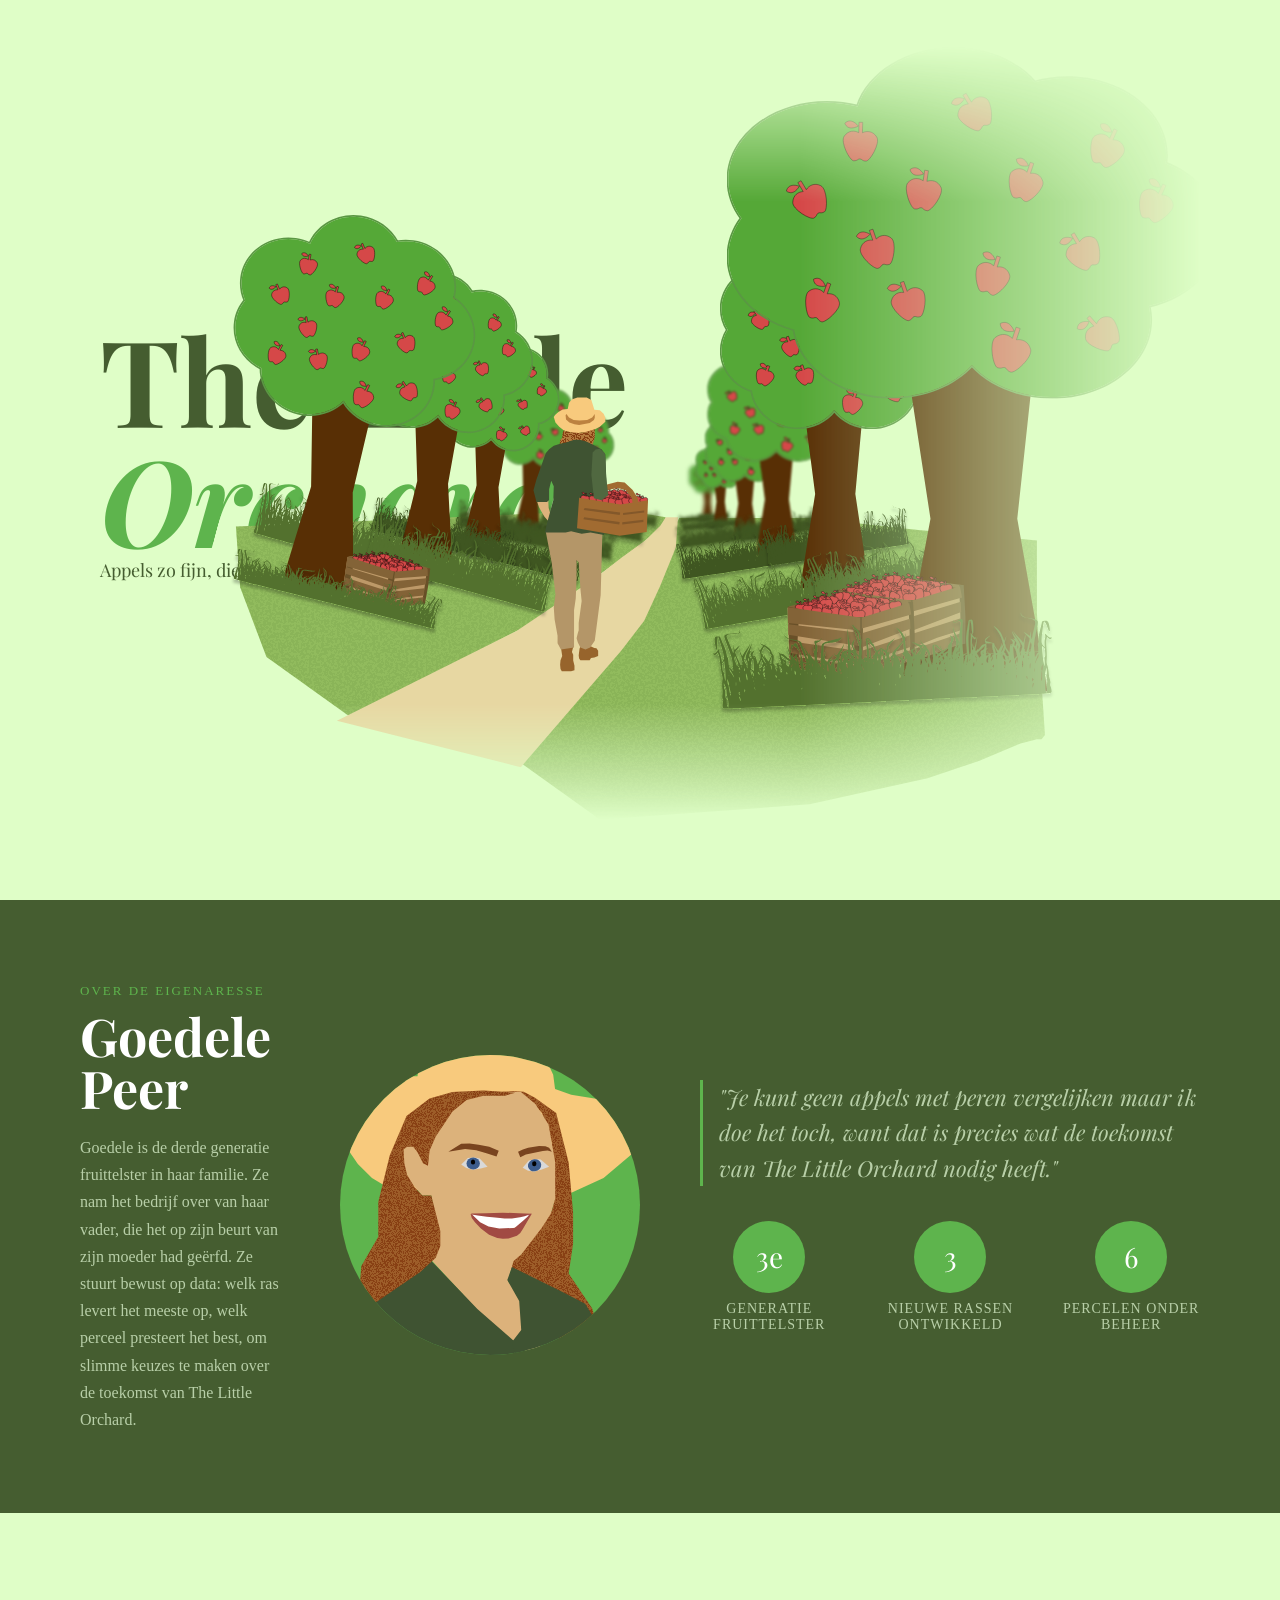
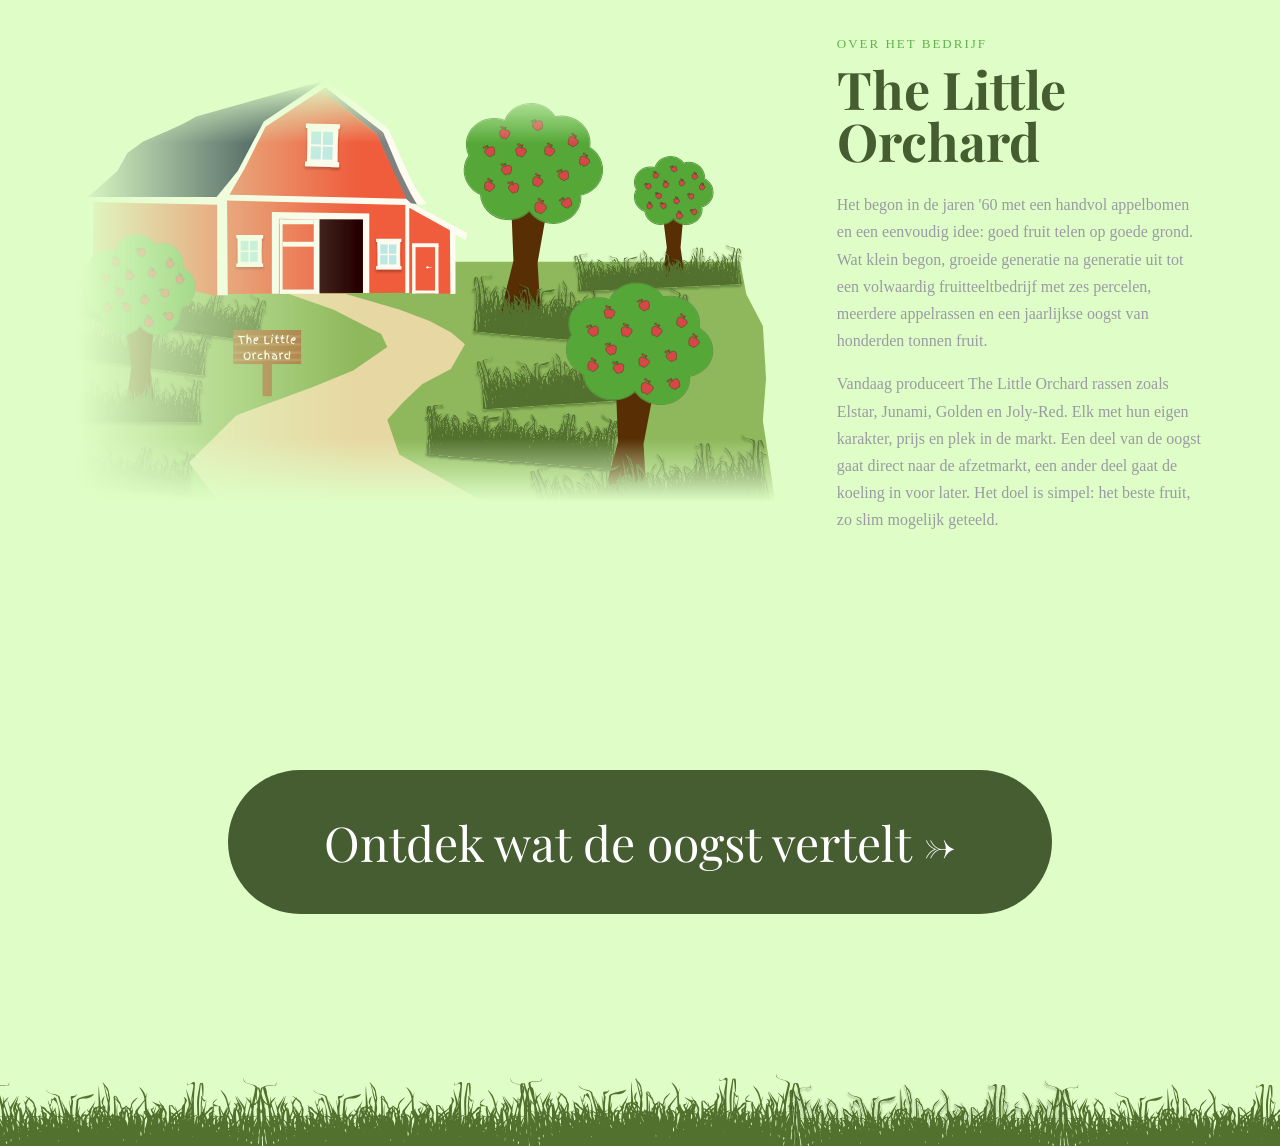
<file: index.html>
<!DOCTYPE html>
<html lang="en">
<head>
    <meta charset="UTF-8">
    <meta name="viewport" content="width=device-width, initial-scale=1.0">
    <link href="https://fonts.googleapis.com/css2?family=Playfair+Display:ital,wght@0,700;1,700&display=swap" rel="stylesheet">
    <link rel="icon" href="img/icon.png">
    <title>The Little Orchard</title>
    <link rel="stylesheet" href="css/style.css">
</head>
<body>
    <section id="welcome">
        <div id="home">
            <h1>The Little</h1>
            <h1 class="orchard">Orchard!</h1>
            <p class="subtitle">Appels zo fijn, die moeten wel van The Little Orchard zijn!</p>
        </div>
        <img id="background" src="img/background.svg" alt="Achtergrond foto" draggable="false">
    </section>

    <section id="goedele">
        <div id="goedele-text">
            <p class="label">OVER DE EIGENARESSE</p>
            <h2>Goedele Peer</h2>
            <p>Goedele is de derde generatie fruittelster in haar familie. Ze nam het bedrijf over van haar vader, die het op zijn beurt van zijn moeder had geërfd. Ze stuurt bewust op data: welk ras levert het meeste op, welk perceel presteert het best, om slimme keuzes te maken over de toekomst van The Little Orchard.</p>
        </div>
        <div id="goedele-img">
            <img src="img/goedele.svg" alt="Goedele Peer" draggable="false">
        </div>
        <div id="goedele-extra">
            <blockquote>"Je kunt geen appels met peren vergelijken maar ik doe het toch, want dat is precies wat de toekomst van The Little Orchard nodig heeft."</blockquote>
            <div id="goedele-stats">
                <div class="stat">
                    <span class="stat-number">3e</span>
                    <span class="stat-label">generatie fruittelster</span>
                </div>
                <div class="stat">
                    <span class="stat-number">3</span>
                    <span class="stat-label">nieuwe rassen ontwikkeld</span>
                </div>
                <div class="stat">
                    <span class="stat-number">6</span>
                    <span class="stat-label">percelen onder beheer</span>
                </div>
            </div>
        </div>
    </section>

    <section id="about">
        <img id="about-bg" src="img/barn.svg" alt="The Little Orchard"  draggable="false">
        <div id="about-text">
            <p class="label">Over het bedrijf</p>
            <h2>The Little Orchard</h2>
            <p>Het begon in de jaren '60 met een handvol appelbomen en een eenvoudig idee: goed fruit telen op goede grond. Wat klein begon, groeide generatie na generatie uit tot een volwaardig fruitteeltbedrijf met zes percelen, meerdere appelrassen en een jaarlijkse oogst van honderden tonnen fruit.</p>
            <p>Vandaag produceert The Little Orchard rassen zoals Elstar, Junami, Golden en Joly-Red. Elk met hun eigen karakter, prijs en plek in de markt. Een deel van de oogst gaat direct naar de afzetmarkt, een ander deel gaat de koeling in voor later. Het doel is simpel: het beste fruit, zo slim mogelijk geteeld.</p>
        </div>
    </section>

    <section id="visualisation">
        <a href="mainpage.html" id="visualisation-btn">Ontdek wat de oogst vertelt →</a>
    </section>
    <img src="img/grass.svg" id="grass" draggable="false">
</body>
</html>
</file>
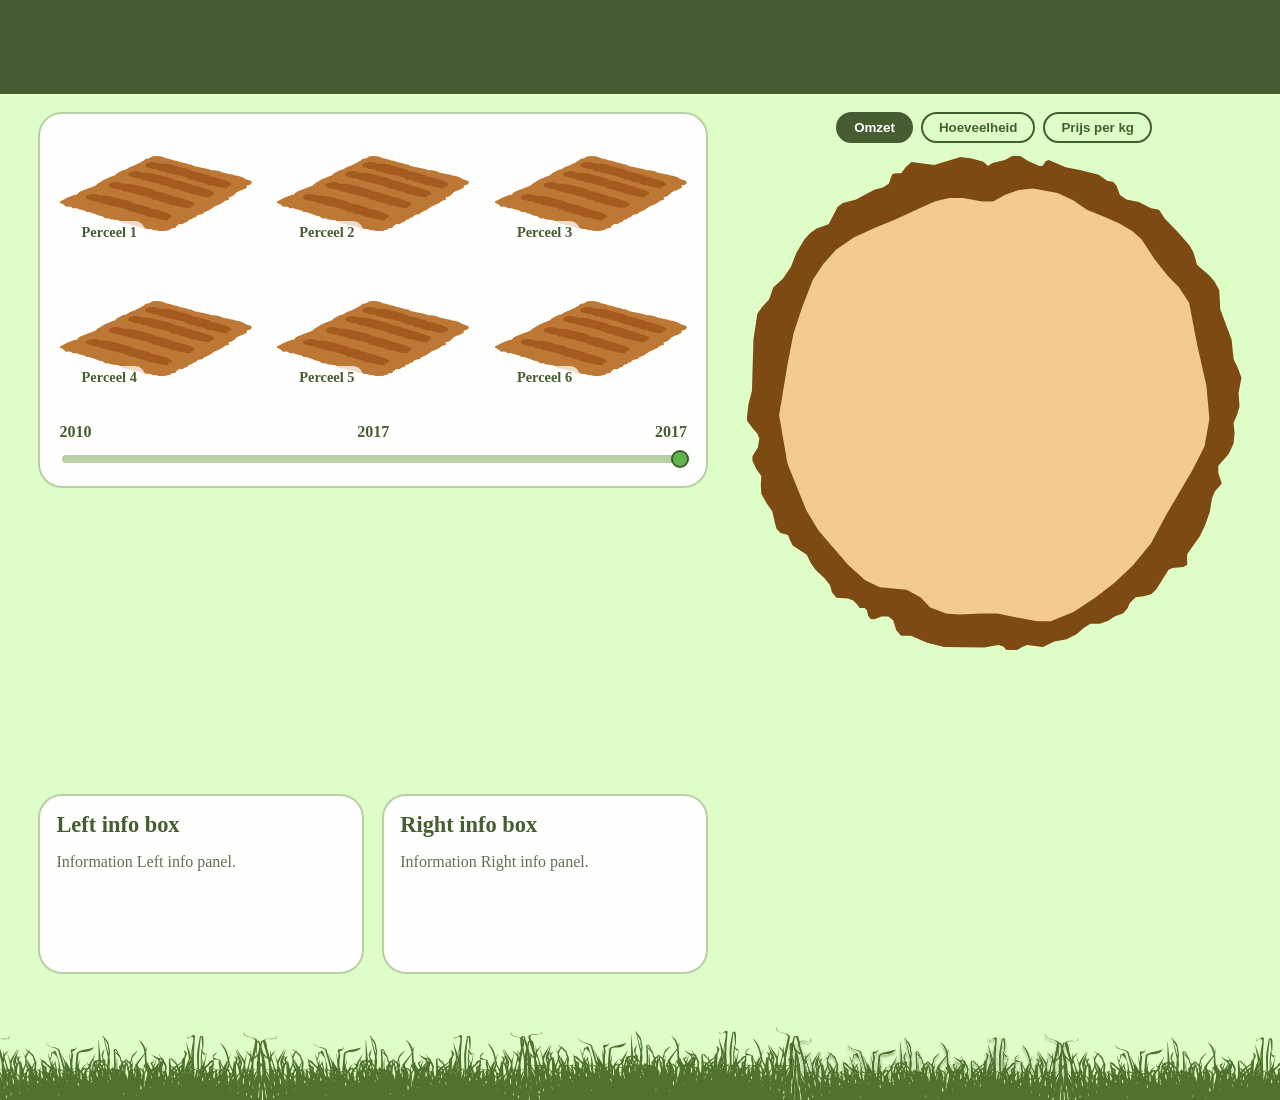
<file: mainpage.html>
<!DOCTYPE html>
<html lang="en">
<head>
  <meta charset="UTF-8" />
  <meta name="viewport" content="width=device-width, initial-scale=1.0" />
  <title>The Little Orchard Dashboard</title>
  <link rel="stylesheet" href="css/mainpage.css" />
  <link rel="icon" href="img/icon.png">
  <script src="https://d3js.org/d3.v7.min.js"></script>
</head>
<body>
  <main class="dashboard">
    <div class="top-banner"></div>

    <div class="dashboard-content">
      <div class="left-column">
        <section class="fields-panel">
          <div class="fields-grid">
            <div class="field-card interactive" data-field="Perceel 1">
              <img src="img/assets/perceel.svg" alt="Perceel 1" class="field-base">
              <div class="field-overlay">
                <!-- hier komt boomdata -->
              </div>
              <span class="field-label">Perceel 1</span>
            </div>

            <div class="field-card interactive" data-field="Perceel 2">
              <img src="img/assets/perceel.svg" alt="Perceel 2" class="field-base">
              <div class="field-overlay">
                <!-- hier komt boomdata -->
              </div>
              <span class="field-label">Perceel 2</span>
            </div>

            <div class="field-card interactive" data-field="Perceel 3">
              <img src="img/assets/perceel.svg" alt="Perceel 3" class="field-base">
              <div class="field-overlay">
                <!-- hier komt boomdata -->
              </div>
              <span class="field-label">Perceel 3</span>
            </div>

            <div class="field-card interactive" data-field="Perceel 4">
              <img src="img/assets/perceel.svg" alt="Perceel 4" class="field-base">
              <div class="field-overlay">
                <!-- hier komt boomdata -->
              </div>
              <span class="field-label">Perceel 4</span>
            </div>

            <div class="field-card interactive" data-field="Perceel 5">
              <img src="img/assets/perceel.svg" alt="Perceel 5" class="field-base">
              <div class="field-overlay">
                <!-- hier komt boomdata -->
              </div>
              <span class="field-label">Perceel 5</span>
            </div>

            <div class="field-card interactive" data-field="Perceel 6">
              <img src="img/assets/perceel.svg" alt="Perceel 6" class="field-base">
              <div class="field-overlay">
                <!-- hier komt boomdata -->
              </div>
              <span class="field-label">Perceel 6</span>
            </div>
          </div>

          <div class="timeline-section">
            <div class="year-labels">
              <span>2010</span>
              <span id="currentYear">2017</span>
              <span>2017</span>
            </div>

            <input
              type="range"
              id="yearSlider"
              min="2010"
              max="2017"
              step="1"
              value="2017"
            />
          </div>
        </section>

        <section class="status-box" id="statusBox">
          <h2>Main panel</h2>
          <p>Hover over een item om te inspecteren</p>
        </section>

        <div class="bottom-row">
          <section class="bottom-box interactive" id="leftInfoBox">
            <h3>Left info box</h3>
            <p>Information Left info panel.</p>
          </section>

          <section class="bottom-box interactive" id="rightInfoBox">
            <h3>Right info box</h3>
            <p>Information Right info panel.</p>
          </section>
        </div>
      </div>

      <div class="tree-buttons">
        <div class="metric-buttons">
          <button class="metric-btn active" data-metric="omzet">Omzet</button>
          <button class="metric-btn" data-metric="hoeveelheid (kg)">Hoeveelheid</button>
          <button class="metric-btn" data-metric="prijs per kg">Prijs per kg</button>
        </div>

        <section class="tree-panel">
          <div id="tree-container" style="position: relative; width: 100%; max-width: 700px; aspect-ratio: 1/1;">
            <img src="img/assets/boomstam.svg" alt="Boom" class="tree-svg" style="width: 100%; height: 100%; object-fit: contain;">
            <svg id="tree-overlay" style="position: absolute; top: 0; left: 0; width: 100%; height: 100%;"></svg>
          </div>
        </section>
      </div>
    <img src="img/grass.svg" alt="Grass decoration" class="bottom-grass">
  </main>

  <script src="js/script.js"></script>
</body>
</html>
</file>
<file: css/style.css>
body{
    background-color:#DFFEC7;
    margin:0;
}

#welcome {
    position: relative;
    min-height: 100vh;
    display: flex;
    align-items: center;
    padding-left: 100px;
}

#home h1 {
    margin: 0;
    line-height: 1.0;
    font-family: 'Playfair Display', serif;
    font-size: 120px;
    color: #455D30;
}

#home h1.orchard {
    color: #5EB44D;
    font-style: italic;
}

.subtitle{
    margin:0;
    font-family: 'Playfair Display', serif;
    font-size: 18px;
    color:#455D30;;
}

#background {
    position: absolute;
    right: 80px;
    bottom: 80px;
    width: clamp(1000px, 55vw, 1400px);
    mask-image:
        linear-gradient(to left, transparent 0%, black 40%),
        linear-gradient(to bottom, transparent 0%, black 20%),
        linear-gradient(to top, transparent 0%, black 15%);
    mask-composite: intersect;
}

#goedele {
    display: flex;
    align-items: center;
    justify-content: space-between;
    gap: 60px;
    padding: 80px 80px;
    background-color: #455D30;
}

#goedele-text .label {
    margin: 0 0 8px 0;
    font-size: 13px;
    letter-spacing: 2px;
    color: #5EB44D;
}

#goedele-text h2 {
    margin: 0 0 20px 0;
    font-family: 'Playfair Display', serif;
    font-size: 52px;
    color: white;
    line-height: 1.0;
}

#goedele-text p {
    margin: 0;
    color: #b8cfa8;
    max-width: 520px;
    line-height: 1.7;
}

#goedele-img img {
    width: 300px;
    height: 300px;
    border-radius: 50%;
    object-fit: cover;
    background-color: #5EB44D;
}

#goedele-extra {
    display: flex;
    flex-direction: column;
    gap: 35px;
    max-width: 500px;
}

#goedele-extra blockquote {
    margin: 0;
    font-family: 'Playfair Display', serif;
    font-style: italic;
    font-size: 22px;
    color: #b8cfa8;
    line-height: 1.6;
    border-left: 3px solid #5EB44D;
    padding-left: 16px;
}

#goedele-stats {
    display: flex;
    flex-direction: row;
    gap: 32px;
}

.stat {
    display: flex;
    flex-direction: column;
    align-items: center;
    gap: 8px;
}

.stat-number {
    font-family: 'Playfair Display', serif;
    font-size: 28px;
    color: white;
    line-height: 1.0;
    width: 72px;
    height: 72px;
    border-radius: 50%;
    background-color: #5EB44D;
    display: flex;
    align-items: center;
    justify-content: center;
}

.stat-label {
    font-size: 14px;
    color: #b8cfa8;
    text-transform: uppercase;
    letter-spacing: 1px;
    text-align: center;
}

#about {
    position: relative;
    display: flex;
    align-items: center;
    gap: 60px;
    padding: 120px 6vw;
    overflow: hidden;
}

#about-bg {
    width: 700px;
    flex-shrink: 0;
    mask-image:
        linear-gradient(to right, transparent 0%, black 40%),
        linear-gradient(to bottom, transparent 0%, black 15%),
        linear-gradient(to top, transparent 0%, black 15%);
    mask-composite: intersect;
}

#about-text .label {
    margin: 0 0 8px 0;
    font-size: 13px;
    text-transform: uppercase;
    letter-spacing: 2px;
    color: #5EB44D;
}

#about h2 {
    margin: 0 0 24px 0;
    font-family: 'Playfair Display', serif;
    font-size: 52px;
    color: #455D30;
    line-height: 1.0;
}

#about p {
    margin: 0 0 16px 0;
    color: #9a9aa3;
    line-height: 1.7;
}

#visualisation {
    display: flex;
    flex-direction: column;
    align-items: center;
    justify-content: center;
    padding: 100px 6vw 160px 6vw;
    gap: 80px;
}

#visualisation-btn {
    font-family: 'Playfair Display', serif;
    font-size: 48px;
    color: white;
    background-color: #455D30;
    padding: 40px 96px;
    border-radius: 100px;
    text-decoration: none;
    transition: background-color 0.2s;
}

#visualisation-btn:hover {
    background-color: #5EB44D;
}

#grass {
    width: 100%;
    display: block;
}
</file>
<file: css/mainpage.css>
* {
  box-sizing: border-box;
}

:root {
  --page-padding: clamp(20px, 3vw, 48px);
  --section-gap: clamp(16px, 2vh, 28px);
  --panel-radius: 24px;
  --panel-border: 2px solid #b8cfa8;
  --banner-height: 94px;
  --grass-space: clamp(110px, 14vh, 170px);
}

body {
  margin: 0;
  background-color: #DFFEC7;
  color: #455D30;
  min-height: 100vh;
}

.dashboard {
  position: relative;
  min-height: 100vh;
  background: #DFFEC7;
  overflow: hidden;
}

.top-banner {
  position: absolute;
  top: 0;
  left: 0;
  width: 100%;
  height: var(--banner-height);
  background-color: #455D30;
  z-index: 1;
}

.bottom-grass {
  position: absolute;
  left: 0;
  bottom: 0;
  width: 100%;
  z-index: 1;
  pointer-events: none;
}

.dashboard-content {
  position: relative;
  z-index: 5;
  min-height: 100vh;
  padding:
    calc(var(--banner-height) + var(--section-gap))
    var(--page-padding)
    var(--grass-space);

  display: grid;
  grid-template-columns: minmax(0, 1.15fr) minmax(280px, 0.85fr);
  gap: clamp(24px, 3vw, 48px);
  align-items: start;
}

.left-column {
  display: flex;
  flex-direction: column;
  gap: var(--section-gap);
  min-width: 0;
}

.bottom-row {
  display: grid;
  grid-template-columns: repeat(2, minmax(0, 1fr));
  gap: var(--section-gap);
}

.fields-panel,
.status-box,
.bottom-box {
  background: rgba(255, 255, 255, 0.96);
  border: var(--panel-border);
  border-radius: var(--panel-radius);
}

.fields-panel {
  display: flex;
  flex-direction: column;
  gap: 1.5rem;
  padding: 1.2rem;
  min-height: 30vh;
}

.fields-grid {
  display: grid;
  grid-template-columns: repeat(3, minmax(0, 1fr));
  gap: clamp(16px, 2vw, 28px);
}

.field-card {
  position: relative;
  min-height: 120px;
  display: flex;
  align-items: center;
  justify-content: center;
  padding: 0;
  background: transparent;
  border: none;
  overflow: visible;
}

.field-base {
  width: 100%;
  height: 100%;
  max-height: 90px;
  object-fit: contain;
  display: block;
  transition: transform 0.2s ease, filter 0.2s ease;
}

.field-overlay {
  position: absolute;
  inset: 0;
  pointer-events: none;
}

.field-label {
  position: absolute;
  bottom: 10px;
  left: 14px;
  padding: 4px 8px;
  border-radius: 10px;
  background: rgba(255, 255, 255, 0.75);
  color: #455D30;
  font-weight: 700;
  font-size: clamp(0.9rem, 1vw, 1.1rem);
  line-height: 1;
}

.field-card:hover .field-base {
  transform: translateY(-2px);
  filter: drop-shadow(0 8px 18px rgba(69, 93, 48, 0.18));
}

.timeline-section {
  position: static;
}

.year-labels {
  display: flex;
  justify-content: space-between;
  align-items: center;
  margin-bottom: 8px;
  font-weight: 700;
  color: #455D30;
}

#currentYear {
  min-width: 55px;
  text-align: center;
}

#yearSlider {
  width: 100%;
  appearance: none;
  height: 8px;
  background: #b8cfa8;
  border-radius: 4px;
  outline: none;
}

#yearSlider::-webkit-slider-thumb {
  appearance: none;
  width: 18px;
  height: 18px;
  border: 2px solid #455D30;
  border-radius: 50%;
  background: #5EB44D;
  cursor: pointer;
}

#yearSlider::-moz-range-thumb {
  width: 18px;
  height: 18px;
  border: 2px solid #455D30;
  border-radius: 50%;
  background: #5EB44D;
  cursor: pointer;
}

.tree-panel {
  display: flex;
  align-items: center;
  justify-content: center;
  min-height: auto;
  align-self: start;
}

.tree-svg {
  width: 100%;
  max-width: 700px;
  height: auto;
  display: block;
  object-fit: contain;
}

.bottom-box {
  min-height: 20vh;
  padding: 1rem;
}

.bottom-box h3 {
  margin: 0 0 12px;
  font-family: 'Playfair Display', serif;
  font-size: clamp(1.4rem, 1.6vw, 26px);
  color: #455D30;
}

.bottom-box p {
  margin: 0;
  line-height: 1.5;
  color: #607154;
}

.status-box {
  opacity: 0;
  visibility: hidden;
  pointer-events: none;
  min-height: 30vh;
  padding: 1rem;
  transform: translateY(10px);
  transition:
    opacity 0.25s ease,
    transform 0.25s ease,
    visibility 0s linear 0.25s;
}

.status-box.is-visible {
  opacity: 1;
  visibility: visible;
  pointer-events: auto;
  transform: translateY(0);
  transition:
    opacity 0.25s ease,
    transform 0.25s ease;
}

.status-box h2 {
  margin: 0 0 8px;
  font-family: 'Playfair Display', serif;
  font-size: clamp(1.5rem, 1.8vw, 28px);
  color: #455D30;
}

.status-box p {
  margin: 0;
  line-height: 1.45;
  color: #607154;
}

.interactive {
  cursor: pointer;
  transition: transform 0.2s ease, box-shadow 0.2s ease, background-color 0.2s ease;
}

.interactive:hover {
  transform: translateY(-2px);
  box-shadow: 0 8px 18px rgba(69, 93, 48, 0.18);
}

.metric-buttons {
  display: flex;
  gap: 8px;
  justify-content: center;
  margin-bottom: 12px;
}

.metric-btn {
  padding: 6px 16px;
  border: 2px solid #455D30;
  border-radius: 20px;
  background: transparent;
  color: #455D30;
  font-weight: 700;
  cursor: pointer;
  transition: background 0.2s, color 0.2s;
}

.metric-btn.active,
.metric-btn:hover {
  background: #455D30;
  color: #fff;
}

@media (max-width: 1100px) {
  .dashboard-content {
    grid-template-columns: 1fr;
  }

  .tree-panel {
    order: -1;
    min-height: auto;
  }

  .tree-svg {
    max-width: auto;
  }
}



@media (max-width: 700px) {
  .fields-grid {
    grid-template-columns: repeat(2, minmax(0, 1fr));
  }

  .bottom-row {
    grid-template-columns: 1fr;
  }
}
</file>
